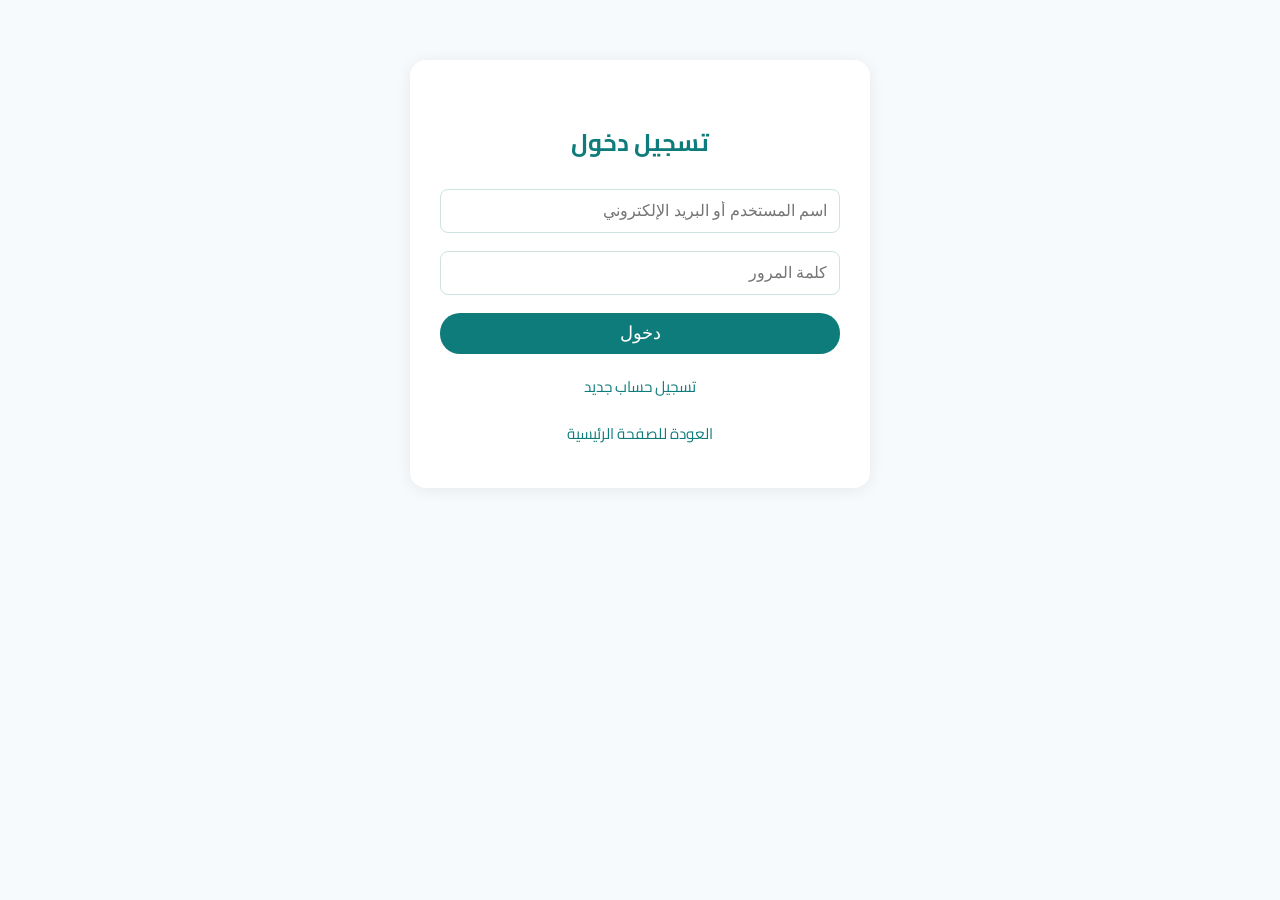
<file: login.html>
<!DOCTYPE html>
<html lang="ar" dir="rtl">
<head>
  <meta charset="UTF-8" />
  <meta name="viewport" content="width=device-width, initial-scale=1.0" />
  <title>تسجيل دخول | عقارات المستقبل</title>
  <link href="https://fonts.googleapis.com/css2?family=Cairo:wght@400;700&display=swap" rel="stylesheet" />
  <link rel="stylesheet" href="future-styles.css" />
  <style>
    .login-container {
      max-width: 400px;
      margin: 60px auto;
      background: #fff;
      border-radius: 16px;
      box-shadow: 0 2px 16px rgba(0,0,0,0.07);
      padding: 40px 30px;
      text-align: center;
    }
    .login-container h2 {
      color: #0e7c7b;
      margin-bottom: 24px;
    }
    .login-form {
      display: flex;
      flex-direction: column;
      gap: 18px;
    }
    .login-form input {
      padding: 12px;
      border: 1px solid #cce3e2;
      border-radius: 8px;
      font-size: 1rem;
    }
    .login-form button {
      background: #0e7c7b;
      color: #fff;
      border: none;
      border-radius: 20px;
      padding: 10px 0;
      font-size: 1.1rem;
      cursor: pointer;
      transition: background 0.2s;
    }
    .login-form button:hover {
      background: #17b978;
    }
    .login-container .back-link {
      display: block;
      margin-top: 18px;
      color: #0e7c7b;
      text-decoration: none;
      font-size: 0.95rem;
    }
  </style>
</head>
<body>
  <div class="login-container">
    <h2>تسجيل دخول</h2>
    <form class="login-form">
      <input type="text" name="username" placeholder="اسم المستخدم أو البريد الإلكتروني" required />
      <input type="password" placeholder="كلمة المرور" required />
      <button type="submit">دخول</button>
    </form>
    <a href="register.html" class="back-link" style="margin-bottom:10px;">تسجيل حساب جديد</a>
    <a href="future-index.html" class="back-link">العودة للصفحة الرئيسية</a>
  </div>
  <script>
    document.querySelector('.login-form').addEventListener('submit', function(e) {
      e.preventDefault();
      var username = this.querySelector('input[name="username"]').value.trim();
      if (username) {
        localStorage.setItem('realestate_username', username);
      }
      // جلب صورة البروفايل من localStorage (لو موجودة)
      var profile = {};
      try {
        profile = JSON.parse(localStorage.getItem('realestate_profile') || '{}');
      } catch (e) {
        profile = {};
      }

      profile.name = profile.name || username;
      profile.username = username;
      profile.email = profile.email || '';
      profile.gender = profile.gender || '';
      profile.phone = profile.phone || '';
      profile.date = profile.date || new Date().toISOString().slice(0, 10);
      profile.avatar = profile.avatar || localStorage.getItem('realestate_avatar') || '';

      localStorage.setItem('realestate_profile', JSON.stringify(profile));
      if (profile.avatar) localStorage.setItem('realestate_avatar', profile.avatar);

      window.location.href = 'index.html';
    });
  </script>
</body>
</html>
</file>
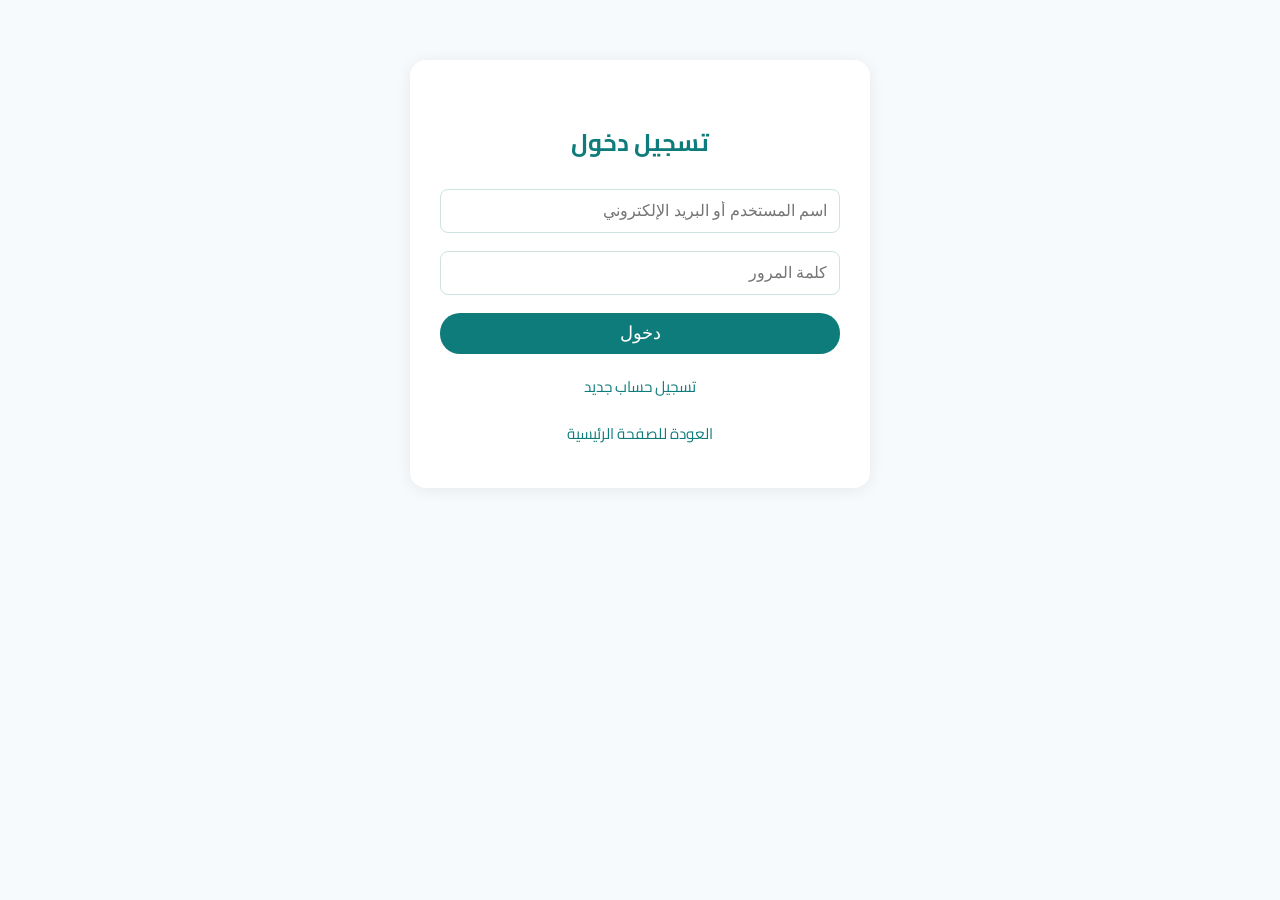
<file: properties.html>
<!DOCTYPE html>
<html lang="ar" dir="rtl">
<head>
  <meta charset="UTF-8">
  <meta name="viewport" content="width=device-width, initial-scale=1.0">
  <title>عقارات المستقبل | عرض العقارات</title>
  <link rel="stylesheet" href="future-styles.css">
  <link rel="stylesheet" href="properties-styles.css">
</head>
<body>
    <div class="top-bar">
      عقارات المستقبل | أفضل العروض العقارية في مصر
      <div id="user-info" style="display:none; float:left; direction:ltr; position:relative;">
        <span id="user-name" style="font-weight:700; margin-left:8px;"></span>
        <span style="vertical-align:middle; position:relative; top:-4px;">
          <svg id="user-icon" width="28" height="28" viewBox="0 0 24 24" fill="#0e7c7b" style="background:#e0f7fa; border-radius:50%; padding:3px; border:1.5px solid #17b978;">
            <circle cx="12" cy="8.5" r="4.5"/>
            <path d="M4 20c0-3.5 3.5-6 8-6s8 2.5 8 6"/>
          </svg>
        </span>
        <span id="user-menu-toggle" style="cursor:pointer; margin-right:6px; font-size:18px; vertical-align:middle; position:relative; top:-2px;">▼</span>
        <div id="user-menu" style="display:none; position:absolute; left:0; top:38px; background:#fff; border-radius:10px; box-shadow:0 4px 18px #0e7c7b22; min-width:150px; z-index:1000; text-align:right;">
          <a href="user-profile.html" style="display:block; padding:10px 18px; color:#0e7c7b; text-decoration:none; border-bottom:1px solid #e0f7fa;">صفحتي الشخصية</a>
          <a href="#" id="account-settings-link" style="display:block; padding:10px 18px; color:#0e7c7b; text-decoration:none; border-bottom:1px solid #e0f7fa;">إعدادات الحساب</a>
          <a href="#" id="logout-link" style="display:block; padding:10px 18px; color:#d32f2f; text-decoration:none;">تسجيل الخروج</a>
        </div>
      </div>
    </div>
    <div class="properties-header">
      <h1>كل العقارات المتاحة</h1>
      <p class="properties-desc">اكتشف أفضل العقارات المعروضة للبيع أو الإيجار في مصر. تصفح البطاقات وشاهد التفاصيل والصور.</p>
    </div>
    <div class="properties-grid" id="all-properties-grid">
      <!-- بطاقات العقارات ستضاف ديناميكياً بواسطة future-scripts.js -->
    </div>
  </section>
  <footer>
    <p>جميع الحقوق محفوظة &copy; 2026 عقارات المستقبل</p>
  </footer>
  <script src="future-scripts.js"></script>
</body>
</html>
</file>
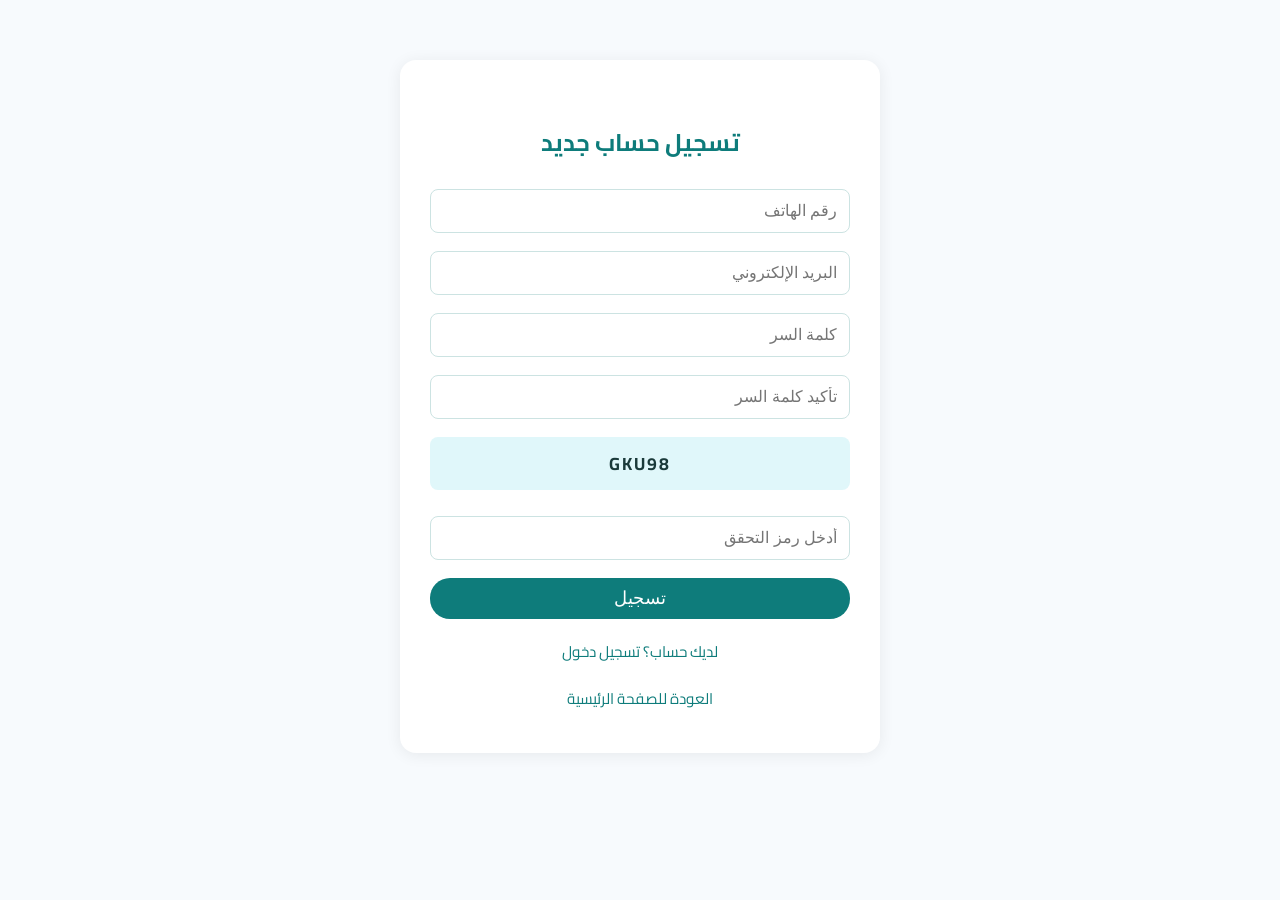
<file: register.html>
<!DOCTYPE html>
<html lang="ar" dir="rtl">
<head>
  <meta charset="UTF-8" />
  <meta name="viewport" content="width=device-width, initial-scale=1.0" />
  <title>تسجيل حساب جديد | عقارات المستقبل</title>
  <link href="https://fonts.googleapis.com/css2?family=Cairo:wght@400;700&display=swap" rel="stylesheet" />
  <link rel="stylesheet" href="future-styles.css" />
  <style>
    .register-container {
      max-width: 420px;
      margin: 60px auto;
      background: #fff;
      border-radius: 16px;
      box-shadow: 0 2px 16px rgba(0,0,0,0.07);
      padding: 40px 30px;
      text-align: center;
    }
    .register-container h2 {
      color: #0e7c7b;
      margin-bottom: 24px;
    }
    .register-form {
      display: flex;
      flex-direction: column;
      gap: 18px;
    }
    .register-form input {
      padding: 12px;
      border: 1px solid #cce3e2;
      border-radius: 8px;
      font-size: 1rem;
    }
    .register-form button {
      background: #0e7c7b;
      color: #fff;
      border: none;
      border-radius: 20px;
      padding: 10px 0;
      font-size: 1.1rem;
      cursor: pointer;
      transition: background 0.2s;
    }
    .register-form button:hover {
      background: #17b978;
    }
    .register-container .back-link {
      display: block;
      margin-top: 18px;
      color: #0e7c7b;
      text-decoration: none;
      font-size: 0.95rem;
    }
    .captcha-box {
      background: #e0f7fa;
      border-radius: 8px;
      padding: 10px 0;
      margin-bottom: 8px;
      font-weight: bold;
      letter-spacing: 2px;
      font-size: 1.1rem;
      user-select: none;
    }
  </style>
</head>
<body>
  <div class="register-container">
    <h2>تسجيل حساب جديد</h2>
    <form class="register-form">
      <input type="text" placeholder="رقم الهاتف" pattern="[0-9]{10,15}" required />
      <input type="email" placeholder="البريد الإلكتروني" required />
      <input type="password" placeholder="كلمة السر" required minlength="6" />
      <input type="password" placeholder="تأكيد كلمة السر" required minlength="6" />
      <div class="captcha-box" id="captcha-box"></div>
      <input type="text" placeholder="أدخل رمز التحقق" required id="captcha-input" />
      <button type="submit">تسجيل</button>
    </form>
    <a href="login.html" class="back-link">لديك حساب؟ تسجيل دخول</a>
    <a href="future-index.html" class="back-link">العودة للصفحة الرئيسية</a>
  </div>
  <script>
    // كود كابتشا بسيط
    function generateCaptcha() {
      const chars = 'ABCDEFGHJKLMNPQRSTUVWXYZ23456789';
      let code = '';
      for (let i = 0; i < 5; i++) code += chars[Math.floor(Math.random() * chars.length)];
      return code;
    }
    const captchaBox = document.getElementById('captcha-box');
    let captchaCode = generateCaptcha();
    captchaBox.textContent = captchaCode;
    document.querySelector('.register-form').addEventListener('submit', function(e) {
      e.preventDefault();
      const pass = this.querySelector('input[type="password"]:nth-of-type(1)').value;
      const pass2 = this.querySelector('input[type="password"]:nth-of-type(2)').value;
      const captchaInput = document.getElementById('captcha-input').value.trim().toUpperCase();
      if (pass !== pass2) {
        alert('كلمتا السر غير متطابقتين!');
        return;
      }
      if (captchaInput !== captchaCode) {
        alert('رمز التحقق غير صحيح!');
        captchaCode = generateCaptcha();
        captchaBox.textContent = captchaCode;
        return;
      }
      alert('تم إنشاء الحساب بنجاح!');
      this.reset();
      captchaCode = generateCaptcha();
      captchaBox.textContent = captchaCode;
    });
  </script>
</body>
</html>
</file>
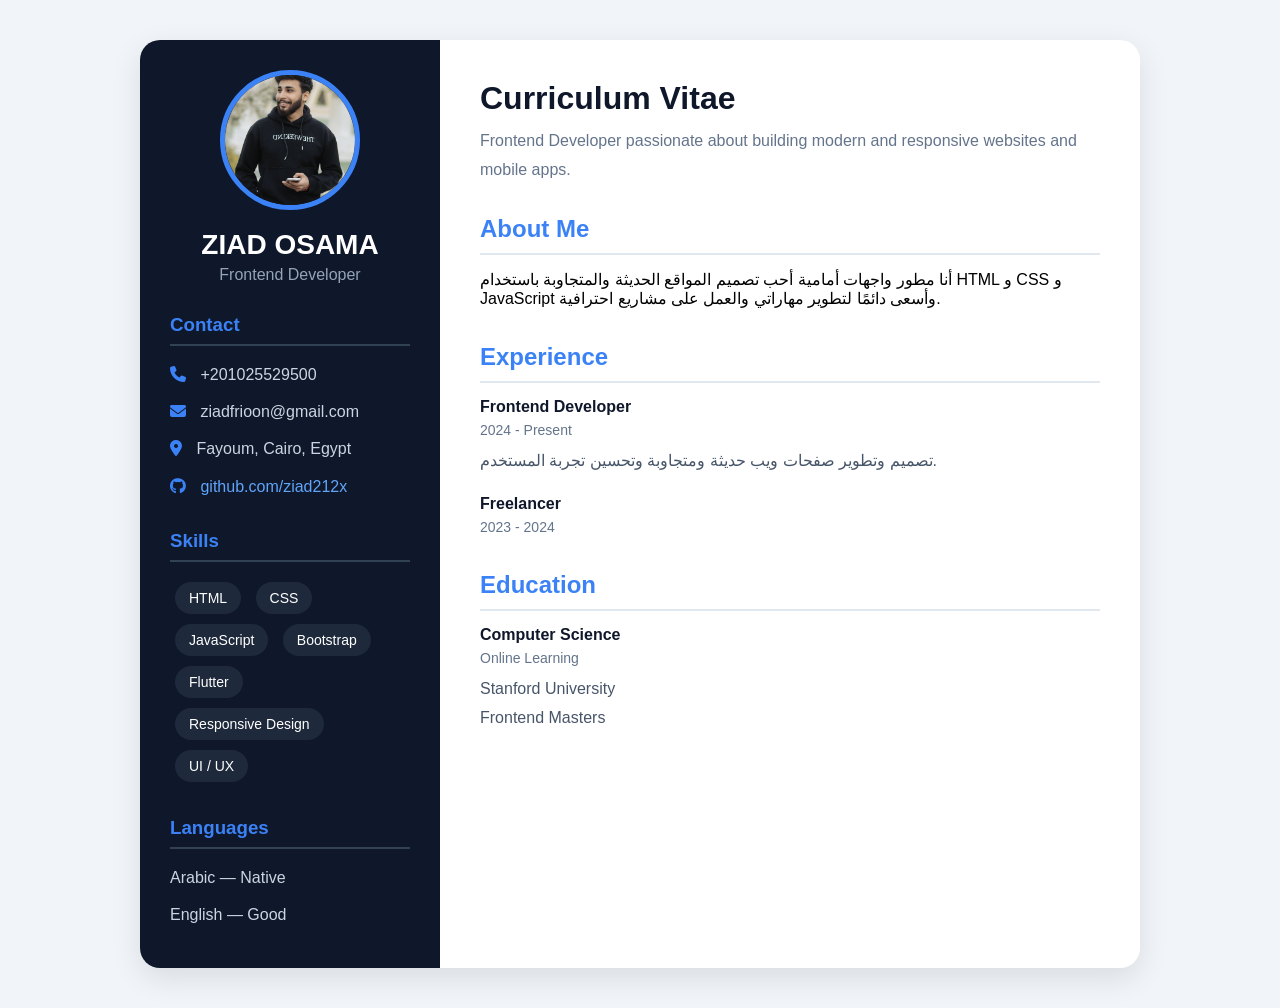
<file: sdd.html>
<!DOCTYPE html>
<html lang="ar">
<head>
<meta charset="UTF-8">
<meta name="viewport" content="width=device-width, initial-scale=1.0">
<title>ZIAD OSAMA CV</title>

<link rel="stylesheet"
href="https://cdnjs.cloudflare.com/ajax/libs/font-awesome/6.5.1/css/all.min.css"/>

<style>

*{
    margin:0;
    padding:0;
    box-sizing:border-box;
    font-family:Arial,sans-serif;
}

body{
    background:#f1f5f9;
    padding:40px;
    display:flex;
    justify-content:center;
}

.cv-container{
    width:1000px;
    max-width:100%;
    background:white;
    display:grid;
    grid-template-columns:300px 1fr;
    box-shadow:0 10px 30px rgba(0,0,0,0.1);
    border-radius:20px;
    overflow:hidden;
}

/* LEFT SIDE */

.left{
    background:#0f172a;
    color:white;
    padding:30px;
}

.profile{
    text-align:center;
    margin-bottom:30px;
}

.profile img{
    width:140px;
    height:140px;
    border-radius:50%;
    border:5px solid #3b82f6;
    object-fit:cover;
    margin-bottom:15px;
}

.profile h2{
    font-size:28px;
}

.profile p{
    color:#94a3b8;
    margin-top:5px;
}

.section{
    margin-top:30px;
}

.section h3{
    margin-bottom:15px;
    color:#3b82f6;
    border-bottom:2px solid #334155;
    padding-bottom:8px;
}

.section p{
    margin-bottom:10px;
    color:#cbd5e1;
    line-height:1.7;
}

.skills span{
    display:inline-block;
    background:#1e293b;
    padding:8px 14px;
    border-radius:30px;
    margin:5px;
    font-size:14px;
}

/* RIGHT SIDE */

.right{
    padding:40px;
}

.title{
    font-size:32px;
    margin-bottom:10px;
    color:#0f172a;
}

.subtitle{
    color:#64748b;
    margin-bottom:30px;
    line-height:1.8;
}

.right-section{
    margin-bottom:35px;
}

.right-section h2{
    color:#3b82f6;
    margin-bottom:15px;
    border-bottom:2px solid #e2e8f0;
    padding-bottom:10px;
}

.item{
    margin-bottom:20px;
}

.item h4{
    color:#0f172a;
    margin-bottom:5px;
}

.item span{
    color:#64748b;
    font-size:14px;
}

.item p{
    margin-top:8px;
    color:#475569;
    line-height:1.8;
}

.contact i{
    color:#3b82f6;
    margin-right:10px;
}

a{
    color:#60a5fa;
    text-decoration:none;
}

a:hover{
    text-decoration:underline;
}

/* MOBILE */

@media(max-width:900px){

body{
    padding:10px;
}

.cv-container{
    width:100%;
    grid-template-columns:1fr;
}

.left{
    padding:20px;
}

.right{
    padding:20px;
}

.profile img{
    width:110px;
    height:110px;
}

.profile h2{
    font-size:24px;
}

.title{
    font-size:26px;
}

.subtitle{
    font-size:15px;
}

}

</style>
</head>

<body>

<div class="cv-container">

    <!-- LEFT SIDE -->

    <div class="left">

        <div class="profile">
            <img src="ziad.jpg" alt="ZIAD OSAMA">

            <h2>ZIAD OSAMA</h2>

            <p>Frontend Developer</p>
        </div>

        <!-- CONTACT -->

        <div class="section contact">

            <h3>Contact</h3>

            <p>
                <i class="fa-solid fa-phone"></i>
                +201025529500
            </p>

            <p>
                <i class="fa-solid fa-envelope"></i>
                ziadfrioon@gmail.com
            </p>

            <p>
                <i class="fa-solid fa-location-dot"></i>
                Fayoum, Cairo, Egypt
            </p>

            <p>
                <i class="fa-brands fa-github"></i>

                <a href="https://github.com/ziad212x"
                target="_blank">

                github.com/ziad212x

                </a>
            </p>

        </div>

        <!-- SKILLS -->

        <div class="section">

            <h3>Skills</h3>

            <div class="skills">

                <span>HTML</span>

                <span>CSS</span>

                <span>JavaScript</span>

                <span>Bootstrap</span>

                <span>Flutter</span>

                <span>Responsive Design</span>

                <span>UI / UX</span>

            </div>

        </div>

        <!-- LANGUAGES -->

        <div class="section">

            <h3>Languages</h3>

            <p>Arabic — Native</p>

            <p>English — Good</p>

        </div>

    </div>

    <!-- RIGHT SIDE -->

    <div class="right">

        <h1 class="title">Curriculum Vitae</h1>

        <p class="subtitle">

            Frontend Developer passionate about building
            modern and responsive websites and mobile apps.

        </p>

        <!-- ABOUT -->

        <div class="right-section">

            <h2>About Me</h2>

            <p>

                أنا مطور واجهات أمامية أحب تصميم المواقع الحديثة
                والمتجاوبة باستخدام HTML و CSS و JavaScript وأسعى
                دائمًا لتطوير مهاراتي والعمل على مشاريع احترافية.

            </p>

        </div>

        <!-- EXPERIENCE -->

        <div class="right-section">

            <h2>Experience</h2>

            <div class="item">

                <h4>Frontend Developer</h4>

                <span>2024 - Present</span>

                <p>

                    تصميم وتطوير صفحات ويب حديثة ومتجاوبة
                    وتحسين تجربة المستخدم.

                </p>

            </div>

            <div class="item">

                <h4>Freelancer</h4>

                <span>2023 - 2024</span>

                <p> 
                </p>

            </div>

        </div>

        <!-- EDUCATION -->

        <div class="right-section">

            <h2>Education</h2>

            <div class="item">

                <h4>Computer Science</h4>

                <span>Online Learning</span>

                <p>

                    Stanford University <br>
                    Frontend Masters

                </p>

            </div>

        </div>

    </div>

</div>

</body>
</html>
</file>
<file: future-styles.css>
/* نموذج تسجيل الدخول في منتصف الصفحة */
.login-main-section {
  display: flex;
  justify-content: center;
  align-items: center;
  min-height: 350px;
  background: #f7fafd;
  margin-bottom: 40px;
}
.login-container {
  max-width: 400px;
  width: 100%;
  background: #fff;
  border-radius: 16px;
  box-shadow: 0 2px 16px rgba(0,0,0,0.07);
  padding: 40px 30px;
  text-align: center;
}
.login-container h2 {
  color: #0e7c7b;
  margin-bottom: 24px;
}
.login-form {
  display: flex;
  flex-direction: column;
  gap: 18px;
}
.login-form input {
  padding: 12px;
  border: 1px solid #cce3e2;
  border-radius: 8px;
  font-size: 1rem;
}
.login-form button {
  background: #0e7c7b;
  color: #fff;
  border: none;
  border-radius: 20px;
  padding: 10px 0;
  font-size: 1.1rem;
  cursor: pointer;
  transition: background 0.2s;
}
.login-form button:hover {
  background: #17b978;
}
.login-container .back-link {
  display: block;
  margin-top: 18px;
  color: #0e7c7b;
  text-decoration: none;
  font-size: 0.95rem;
}
.nav-actions {
  display: flex;
  align-items: center;
  gap: 18px;
}
.login-link {
  color: #0e7c7b;
  background: #e0f7fa;
  padding: 8px 22px;
  border-radius: 22px;
  text-decoration: none;
  font-weight: 600;
  font-size: 1rem;
  transition: background 0.2s, color 0.2s;
  border: 1px solid #0e7c7b22;
}
.login-link:hover {
  background: #0e7c7b;
  color: #fff;
}
body {
  font-family: 'Cairo', sans-serif;
  margin: 0;
  background: #f7fafd;
  color: #1a3a3a;
}
.navbar {
  display: flex;
  justify-content: space-between;
  align-items: center;
  background: #fff;
  padding: 20px 5%;
  box-shadow: 0 2px 8px rgba(0,0,0,0.04);
}
.logo {
  font-size: 2rem;
  font-weight: bold;
  color: #0e7c7b;
}
.nav-links {
  list-style: none;
  display: flex;
  gap: 30px;
}
.nav-links li a {
  text-decoration: none;
  color: #1a3a3a;
  font-weight: 500;
  transition: color 0.2s;
}
.nav-links li a:hover {
  color: #0e7c7b;
}
.cta-btn {
  background: linear-gradient(90deg,#0e7c7b,#17b978);
  color: #fff;
  border: none;
  border-radius: 30px;
  padding: 10px 28px;
  font-size: 1rem;
  cursor: pointer;
  transition: background 0.2s;
}
.cta-btn:hover {
  background: linear-gradient(90deg,#17b978,#0e7c7b);
}
.hero-section {
  display: flex;
  flex-wrap: wrap;
  align-items: center;
  justify-content: space-between;
  padding: 60px 5% 40px 5%;
  background: linear-gradient(120deg,#e0f7fa 60%,#fff 100%);
}
.hero-content {
  max-width: 500px;
}
.hero-content h1 {
  font-size: 2.5rem;
  color: #0e7c7b;
  margin-bottom: 18px;
}
.hero-content p {
  font-size: 1.2rem;
  margin-bottom: 30px;
}
.main-btn {
  background: #0e7c7b;
  color: #fff;
  padding: 12px 32px;
  border: none;
  border-radius: 25px;
  font-size: 1.1rem;
  text-decoration: none;
  transition: background 0.2s;
}
.main-btn:hover {
  background: #17b978;
}
.hero-img img {
  max-width: 400px;
  width: 100%;
  border-radius: 20px;
  box-shadow: 0 4px 24px rgba(14,124,123,0.08);
}
.properties-section {
  padding: 50px 5%;
  background: #fff;
}
.properties-section h2 {
  color: #0e7c7b;
  margin-bottom: 30px;
}
.properties-grid {
  display: grid;
  grid-template-columns: repeat(auto-fit,minmax(270px,1fr));
  gap: 30px;
}
.property-card {
  background: #f7fafd;
  border-radius: 18px;
  box-shadow: 0 2px 12px rgba(0,0,0,0.04);
  overflow: hidden;
  transition: transform 0.2s;
}
.property-card:hover {
  transform: translateY(-8px) scale(1.03);
}
.property-card img {
  width: 100%;
  height: 180px;
  object-fit: cover;
}
.property-card .card-content {
  padding: 18px;
}
.property-card .card-title {
  font-size: 1.2rem;
  color: #0e7c7b;
  margin-bottom: 8px;
}
.property-card .card-desc {
  font-size: 1rem;
  margin-bottom: 10px;
}
.property-card .card-price {
  color: #17b978;
  font-weight: bold;
  font-size: 1.1rem;
}
.about-section, .contact-section {
  padding: 50px 5%;
}
.about-section h2, .contact-section h2 {
  color: #0e7c7b;
  margin-bottom: 18px;
}
.contact-form {
  display: flex;
  flex-direction: column;
  gap: 18px;
  max-width: 400px;
}
.contact-form input, .contact-form textarea {
  padding: 12px;
  border: 1px solid #cce3e2;
  border-radius: 8px;
  font-size: 1rem;
  resize: none;
}
.contact-form button {
  background: #0e7c7b;
  color: #fff;
  border: none;
  border-radius: 20px;
  padding: 10px 0;
  font-size: 1.1rem;
  cursor: pointer;
  transition: background 0.2s;
}
.contact-form button:hover {
  background: #17b978;
}
footer {
  background: #0e7c7b;
  color: #fff;
  text-align: center;
  padding: 18px 0;
  margin-top: 40px;
}
.user-menu-wrapper {
  position: relative;
}
.user-avatar-btn {
  display: inline-flex;
  align-items: center;
  gap: 10px;
  background: #fff;
  border: 1px solid #0e7c7b22;
  border-radius: 999px;
  padding: 8px 12px;
  color: #0e7c7b;
  cursor: pointer;
  font-weight: 700;
  transition: box-shadow 0.2s ease, background 0.2s ease;
}
.user-avatar-btn:hover {
  background: #f1fdff;
  box-shadow: 0 10px 28px rgba(14,124,123,0.12);
}
.user-avatar-btn img,
.user-avatar-btn .avatar-placeholder {
  width: 34px;
  height: 34px;
  border-radius: 50%;
  flex-shrink: 0;
  object-fit: cover;
  background: #e0f7fa;
  display: inline-flex;
  align-items: center;
  justify-content: center;
  font-weight: 700;
  color: #0e7c7b;
}
.user-avatar-btn .avatar-placeholder {
  font-size: 1rem;
}
.user-avatar-btn .user-label {
  display: inline-block;
  min-width: 90px;
  text-align: left;
}
.user-avatar-btn .menu-arrow {
  font-size: 0.9rem;
}
.user-menu {
  display: none;
  position: absolute;
  top: calc(100% + 10px);
  right: 0;
  min-width: 200px;
  background: #fff;
  border-radius: 18px;
  box-shadow: 0 18px 38px rgba(0,0,0,0.14);
  padding: 10px 0;
  z-index: 20;
}
.user-menu.active {
  display: block;
}
.user-menu .menu-title {
  margin: 0 16px 10px;
  color: #486f6b;
  font-size: 0.96rem;
  font-weight: 700;
}
.user-menu a {
  display: flex;
  align-items: center;
  gap: 10px;
  padding: 12px 16px;
  color: #0e7c7b;
  text-decoration: none;
  font-weight: 600;
  transition: background 0.2s;
}
.user-menu a:hover {
  background: #f1fcfb;
}
@media (max-width: 900px) {
  .hero-section {
    flex-direction: column;
    text-align: center;
  }
  .hero-img img {
    margin-top: 30px;
  }
}
</file>
<file: properties-styles.css>
/* تصميم فخم واحترافي لصفحة عرض العقارات */
body {
  background: linear-gradient(135deg, #e0f7fa 0%, #f8fffc 100%);
  min-height: 100vh;
  font-family: 'Cairo', 'Tajawal', Arial, sans-serif;
}

.top-bar {
  width: 100%;
  background: linear-gradient(90deg, #0e7c7b 60%, #17b978 100%);
  color: #fff;
  padding: 18px 0 10px 0;
  text-align: center;
  font-size: 1.3rem;
  font-weight: 700;
  letter-spacing: 1px;
  box-shadow: 0 2px 16px rgba(14,124,123,0.10);
  margin-bottom: 32px;
}
.properties-header {
  text-align: center;
  margin-bottom: 36px;
  background: rgba(255,255,255,0.85);
  border-radius: 18px;
  box-shadow: 0 2px 16px rgba(14,124,123,0.07);
  padding: 24px 0 18px 0;
  max-width: 700px;
  margin-left: auto;
  margin-right: auto;
}
.properties-header h1 {
  color: #0e7c7b;
  font-size: 2.5rem;
  margin-bottom: 10px;
  font-weight: 900;
  letter-spacing: 1.5px;
  text-shadow: 0 2px 12px #17b97822;
}
.properties-header .properties-desc {
  color: #333;
  font-size: 1.18rem;
  margin-bottom: 0;
  font-weight: 500;
}
.properties-grid {
  display: grid;
  grid-template-columns: repeat(auto-fit, minmax(320px, 1fr));
  gap: 38px;
  margin-bottom: 40px;
  padding: 0 18px;
}
/* بطاقة عقار فخمة */
.property-card {
  background: linear-gradient(120deg, #fff 80%, #e0f7fa 100%);
  border-radius: 22px;
  box-shadow: 0 6px 32px rgba(14,124,123,0.13), 0 1.5px 0 #17b97833;
  overflow: hidden;
  transition: transform 0.18s, box-shadow 0.18s;
  display: flex;
  flex-direction: column;
  border: 1.5px solid #e0f7fa;
  position: relative;
}
.property-card::after {
  content: "";
  position: absolute;
  top: 0; left: 0; right: 0; height: 5px;
  background: linear-gradient(90deg, #0e7c7b 60%, #17b978 100%);
  opacity: 0.18;
}
.property-card:hover {
  transform: translateY(-10px) scale(1.035);
  box-shadow: 0 12px 40px rgba(23,185,120,0.18), 0 2px 0 #17b97844;
  border-color: #17b97855;
}
.property-card img {
  width: 100%;
  height: 220px;
  object-fit: cover;
  border-top-left-radius: 22px;
  border-top-right-radius: 22px;
  box-shadow: 0 2px 12px #0e7c7b11;
}
.card-content {
  padding: 26px 22px 18px 22px;
  flex: 1;
  display: flex;
  flex-direction: column;
  justify-content: space-between;
}
.card-title {
  font-size: 1.25rem;
  color: #0e7c7b;
  font-weight: 800;
  margin-bottom: 10px;
  letter-spacing: 0.5px;
}
.card-desc {
  font-size: 1.08rem;
  color: #444;
  margin-bottom: 14px;
  font-weight: 500;
}
.card-price {
  color: #17b978;
  font-weight: bold;
  font-size: 1.13rem;
  margin-bottom: 6px;
  letter-spacing: 0.5px;
  text-shadow: 0 1px 8px #17b97822;
}
@media (max-width: 700px) {
  .properties-header h1 { font-size: 1.4rem; }
  .properties-header { padding: 12px 0 8px 0; }
  .properties-grid { gap: 14px; padding: 0 2px; }
  .property-card img { height: 120px; }
  .card-content { padding: 10px 6px 7px 6px; }
}
</file>
